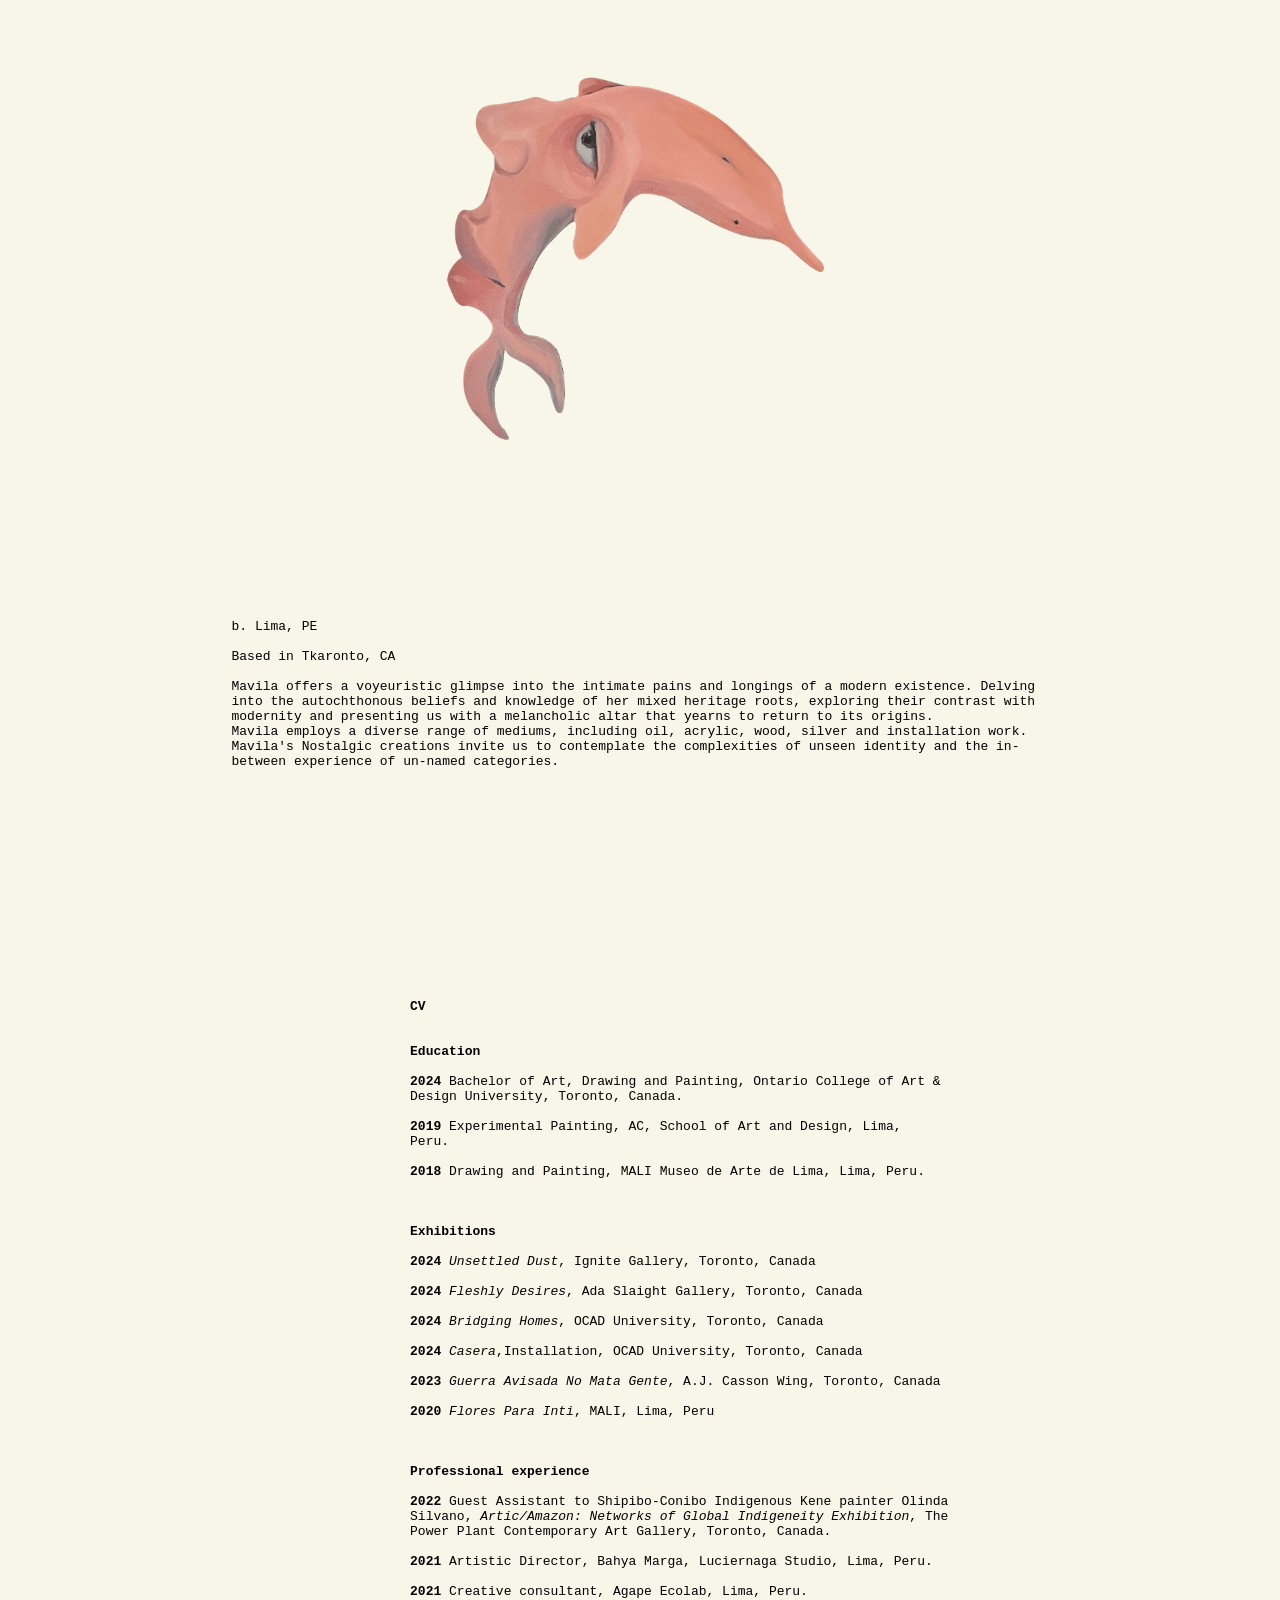
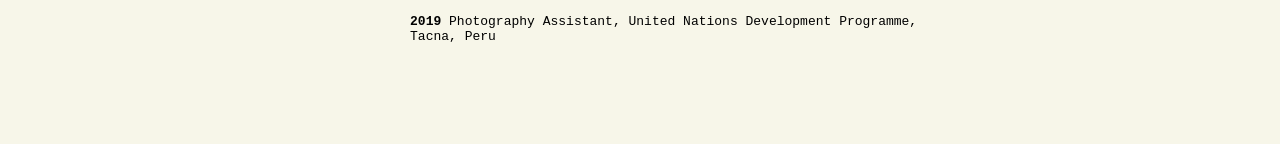
<file: about.html>
<!DOCTYPE html>
<html lang="en">
<head>
    <meta charset="UTF-8">
    <meta name="viewport" content="width=device-width, initial-scale=1.0">
    <title>About</title>
    <link rel="stylesheet" href="about-styles copy.css">
    <link rel="icon" href="menuicon.png" type="image/png">

</head>

<body>
    <div class="background">
        
      <body>  
      
        <!-- dolphin -->
        <a href="index.html">
          <img src="paint4-01.png" alt="dolphin-icon" style="width: 500px;" class="spinning-icon">
      </a>
      
        <!-- <img src=../vessel.web/paintingimages/paint4-01.png alt="dolphin-icon" style="width: 200px;" class="spinning-icon"> -->
      
        <h1><br></h1>
        
          <div class="artbio">
           
          b. Lima, PE<br><br>
          Based in Tkaronto, CA <br><br>
          Mavila offers a voyeuristic glimpse into the intimate pains and longings of a modern existence. Delving into the autochthonous beliefs and knowledge of her mixed heritage roots, exploring their contrast with modernity and presenting us with a melancholic altar that yearns to return to its origins.
         <br>
         Mavila employs a diverse range of mediums, including oil, acrylic, wood, silver and installation work. Mavila's Nostalgic creations invite us to contemplate the complexities of unseen identity and the in-between experience of un-named categories. 
        </div>
        <br>
        <div class="spacer"> </div><div class="spacer"> </div>

<aside>
        <strong><br>
CV <br><br><br>
        Education <br><br>
        2024 </strong> Bachelor of Art, Drawing and Painting, Ontario College of Art & <br>Design University, Toronto, Canada.<br><br>
      <strong>2019</strong> Experimental Painting, AC, School of Art and Design, Lima, Peru.  <br><br>
    <strong>2018</strong> Drawing and Painting, MALI Museo de Arte de Lima, Lima, Peru. <br><br><br><br>
  <strong>Exhibitions<br><br>
        2024 </strong><em>Unsettled Dust</em>, Ignite Gallery, Toronto, Canada <br><br>

  <strong>  2024 </strong><em>Fleshly Desires</em>, Ada Slaight Gallery, Toronto, Canada <br><br>

  <strong>  2024 </strong><em>Bridging Homes</em>, OCAD University, Toronto, Canada <br><br>

  <strong>  2024 </strong><em>Casera</em>,Installation, OCAD University, Toronto, Canada <br><br>

  <strong>  2023 </strong><em>Guerra Avisada No Mata Gente</em>, A.J. Casson Wing, Toronto, Canada <br><br>
  
<strong> 2020</strong> <em>Flores Para Inti</em>, MALI, Lima, Peru<br>
       <br><br><br>
    
        
     <strong>Professional experience</strong> <br><br>
     <strong>  2022 </strong> Guest Assistant to Shipibo-Conibo Indigenous Kene painter Olinda Silvano, <em>Artic/Amazon: Networks of Global Indigeneity Exhibition</em>, The Power Plant Contemporary Art Gallery, Toronto, Canada. <br><br>
     <strong>  2021 </strong> Artistic Director, Bahya Marga, Luciernaga Studio, Lima, Peru. <br><br>
     <strong>  2021 </strong>Creative consultant, Agape Ecolab, Lima, Peru. <br><br>
     <strong>  2019 </strong> Photography Assistant, United Nations Development Programme, Tacna, Peru <div class="spacer"></div><div class="spacer"></div></aside>
  
     
      </body>
      
    </div>
</body>
</html>
</file>
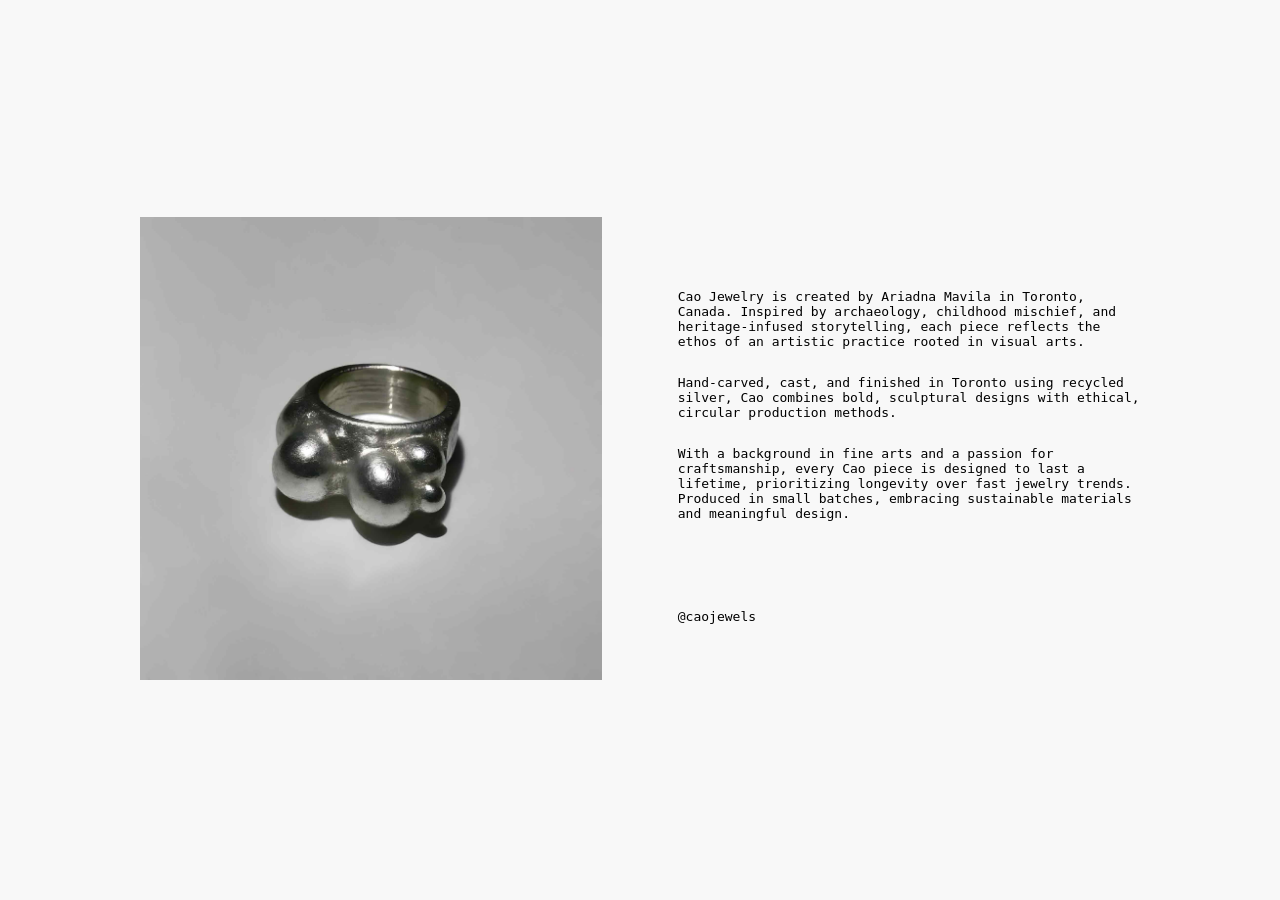
<file: cao.html>
<!DOCTYPE html>
<html lang="en">
<head>
  <meta charset="UTF-8">
  <meta name="viewport" content="width=device-width, initial-scale=1.0">
  <title>Cao Jewelry</title>
     <link rel="icon" href="menuicon.png" type="image/png">
  <style>
    body {
      margin: 0;
      font-family: monospace;
      font-weight: 300;
      display: flex;
      align-items: center;
      justify-content: center;
      height: 100vh;
      background-color: #f8f8f8;
    }
    .container {
      display: grid;
      grid-template-columns: 1fr 1fr;
      gap: 2cm;
      max-width: 1000px;
      margin: 0 auto;
      align-items: center;
    }
    .image-container img {
      width: 100%;
      height: auto;
      max-width: 100%;
    }
    .text-container {
      display: flex;
      flex-direction: column;
      justify-content: center;
    }
    .text-container a {
      text-decoration: none;
      color: #000;
    }
    footer {
      margin-top: 2cm;
    }
  </style>
</head>
<body>
  <div class="container">
    <div class="image-container">
      <img src="your-ring-image.jpg" alt="A Cao Jewelry ring">
    </div>
    <div class="text-container">
      <p>
        Cao Jewelry is created by Ariadna Mavila in Toronto, Canada. Inspired by archaeology, childhood mischief, and heritage-infused storytelling, each piece reflects the ethos of an artistic practice rooted in visual arts.
      </p>
      <p>
        Hand-carved, cast, and finished in Toronto using recycled silver, Cao combines bold, sculptural designs with ethical, circular production methods.
      </p>
      <p>
        With a background in fine arts and a passion for craftsmanship, every Cao piece is designed to last a lifetime, prioritizing longevity over fast jewelry trends. Produced in small batches, embracing sustainable materials and meaningful design.
      </p>
      <footer>
        <a href="https://www.instagram.com/caojewels/" target="_blank">@caojewels</a>
      </footer>
    </div>
  </div>
</body>
</html>
</file>
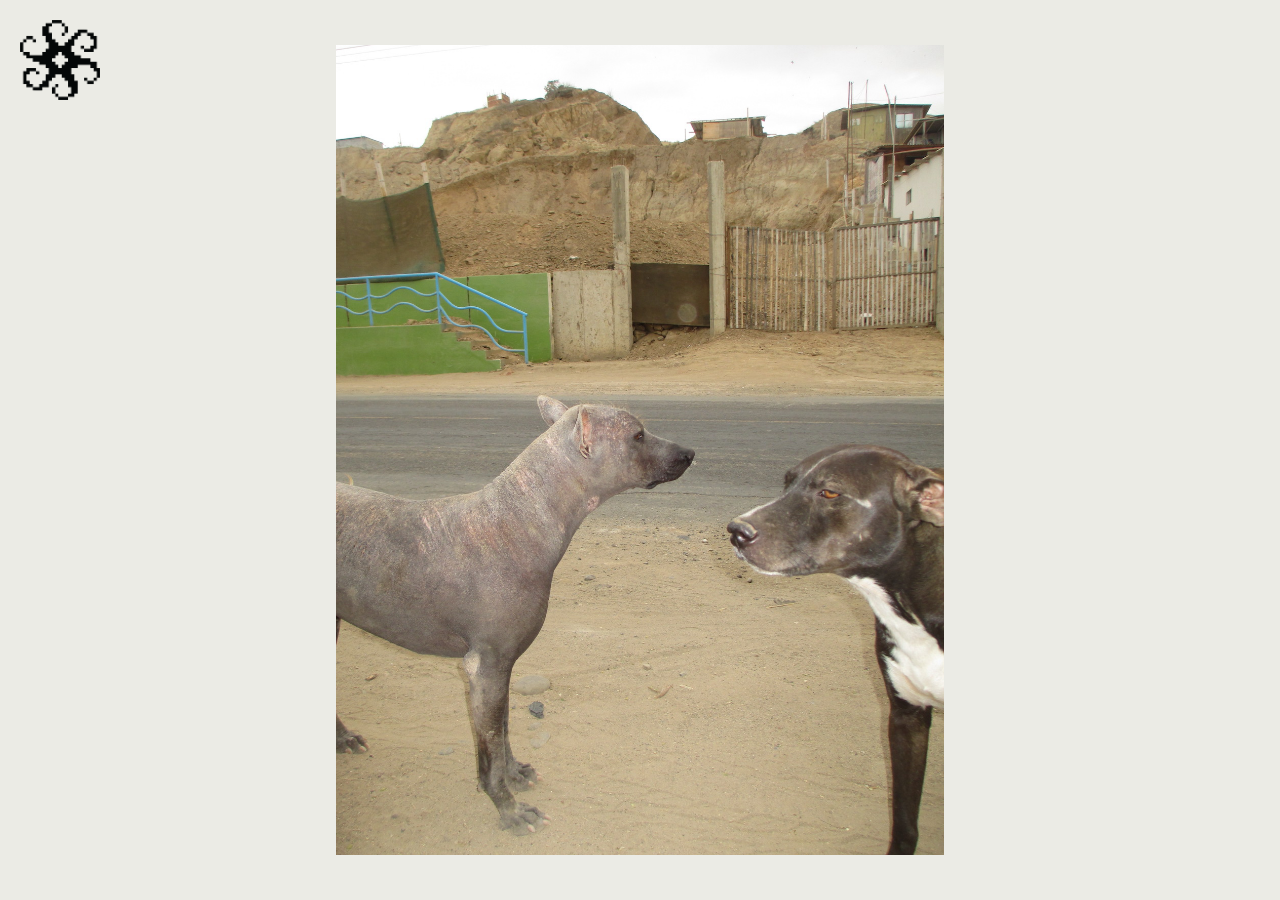
<file: tumbes.html>
<!DOCTYPE html>
<html lang="en">
<head>
  <meta charset="UTF-8">
  <meta name="viewport" content="width=device-width, initial-scale=1.0">
  <title>Tumbes Photo Logs</title>
  <link rel="stylesheet" href="project-styles.css">
</head>
<body>

  <!-- Load shared menu -->
  <div id="menu"></div>
  <script>
    fetch('menu.html')
      .then(response => response.text())
      .then(data => {
        document.getElementById('menu').innerHTML = data;
      });
  </script>

  <div class="photo-log-container">
    <div class="image-container">
      <img src="images/tu1.JPG" alt="Tumbes Image 1" id="tumbes-image" onclick="nextImage('tumbes')">
    </div>
  </div>

  <script src="slideshow.js"></script>
</body>
</html>
</file>
<file: about-styles copy.css>
/* Center the image */
img.spinning-icon {
    display: block;
    margin-left: auto;
    margin-right: auto;
    animation: spin 5s linear infinite;
}

/* Spinning animation */
@keyframes spin {
    from {
        transform: rotate(0deg);
    }
    to {
        transform: rotate(360deg);
    }
}



body, html {
    margin-left: 6%;
    padding: 2%;
    width: 80%;
    height: 90%;
    /* overflow: hidden; */
    font-family: monospace;
    background-color: RGB( 247, 246, 233);
    display: flex;
    justify-content: center;
    /* overflow: hidden; Prevent unwanted scrollbars */
}





  aside {
    width: 66%;
    float: right;
    background-color: rgba(255, 255, 255, 0);
    color: black;
    padding: 100px;
    height: 120px;
  }
  .spacer {
    width: 100%;
    height: 50px;
    background-color: rgb (243, 243, 243);
}
</file>
<file: project-styles.css>
.menu-icon {
    position: absolute;
    top: 20px;
    left: 20px;
    cursor: pointer;
    animation: spin 5s linear infinite;
}

.dropdown-menu {
    display: none;
    position: absolute;
    top: 80px;
    left: 20px;
    background: transparent;
    border-radius: 5px;
    padding: 10px;
}

.dropdown-menu a {
    display: block;
    color: black;
    text-decoration: none;
    margin: 5px 0;
    padding: 5px;
    transition: color 0.3s, font-weight 0.3s;
}

.dropdown-menu a:hover {
    color: white;
    font-weight: bold;
}


body, html {
    /* background-image: url('Screen\ Shot\ 2024-08-04\ at\ 3.12.37\ PM.png'); */
    margin: 0;
    padding: 0;
    width: 100%;
    height: 100%;
    overflow: hidden;
    font-family: monospace;
    background-color: rgb(235, 235, 229);
    display: flex;
    justify-content: center;
    align-items: center;
    overflow: hidden; /* Prevent unwanted scrollbars */
}

.photo-log-container {
    width: 100%;
    height: 100%;
    display: flex;
    flex-direction: column;
    justify-content: center;
    align-items: center;
    position: relative; /* Allow for fixed elements */
}

.image-container {
    width: 90%; /* 70% of the viewport width */
    height: auto; /* Maintain aspect ratio */
    max-height: 90%; /* 70% of the viewport height */
    display: flex;
    justify-content: center;
    align-items: center;
    overflow: hidden;
    background-color: rgba(255, 255, 255, 0); /* Light background to frame the image */
}

.image-container img {
    width: auto;
    height: 100%;
    max-width: 100%;
    object-fit: contain; /* Ensure the image fits within the container */
    cursor: pointer; /* Show pointer cursor on hover */
    transition: transform 0.3s ease-in-out;
}

.menu-icon {
    position: fixed;
    top: 20px;
    right: 20px;
    z-index: 1000; /* Ensure it stays on top */
}

.menu-icon img {
    width: 80px;
    height: 80px;
    cursor: pointer;
    animation: rotate 4s linear infinite;
}

@keyframes rotate {
    from {
        transform: rotate(0deg);
    }
    to {
        transform: rotate(360deg);
    }
}
</file>
